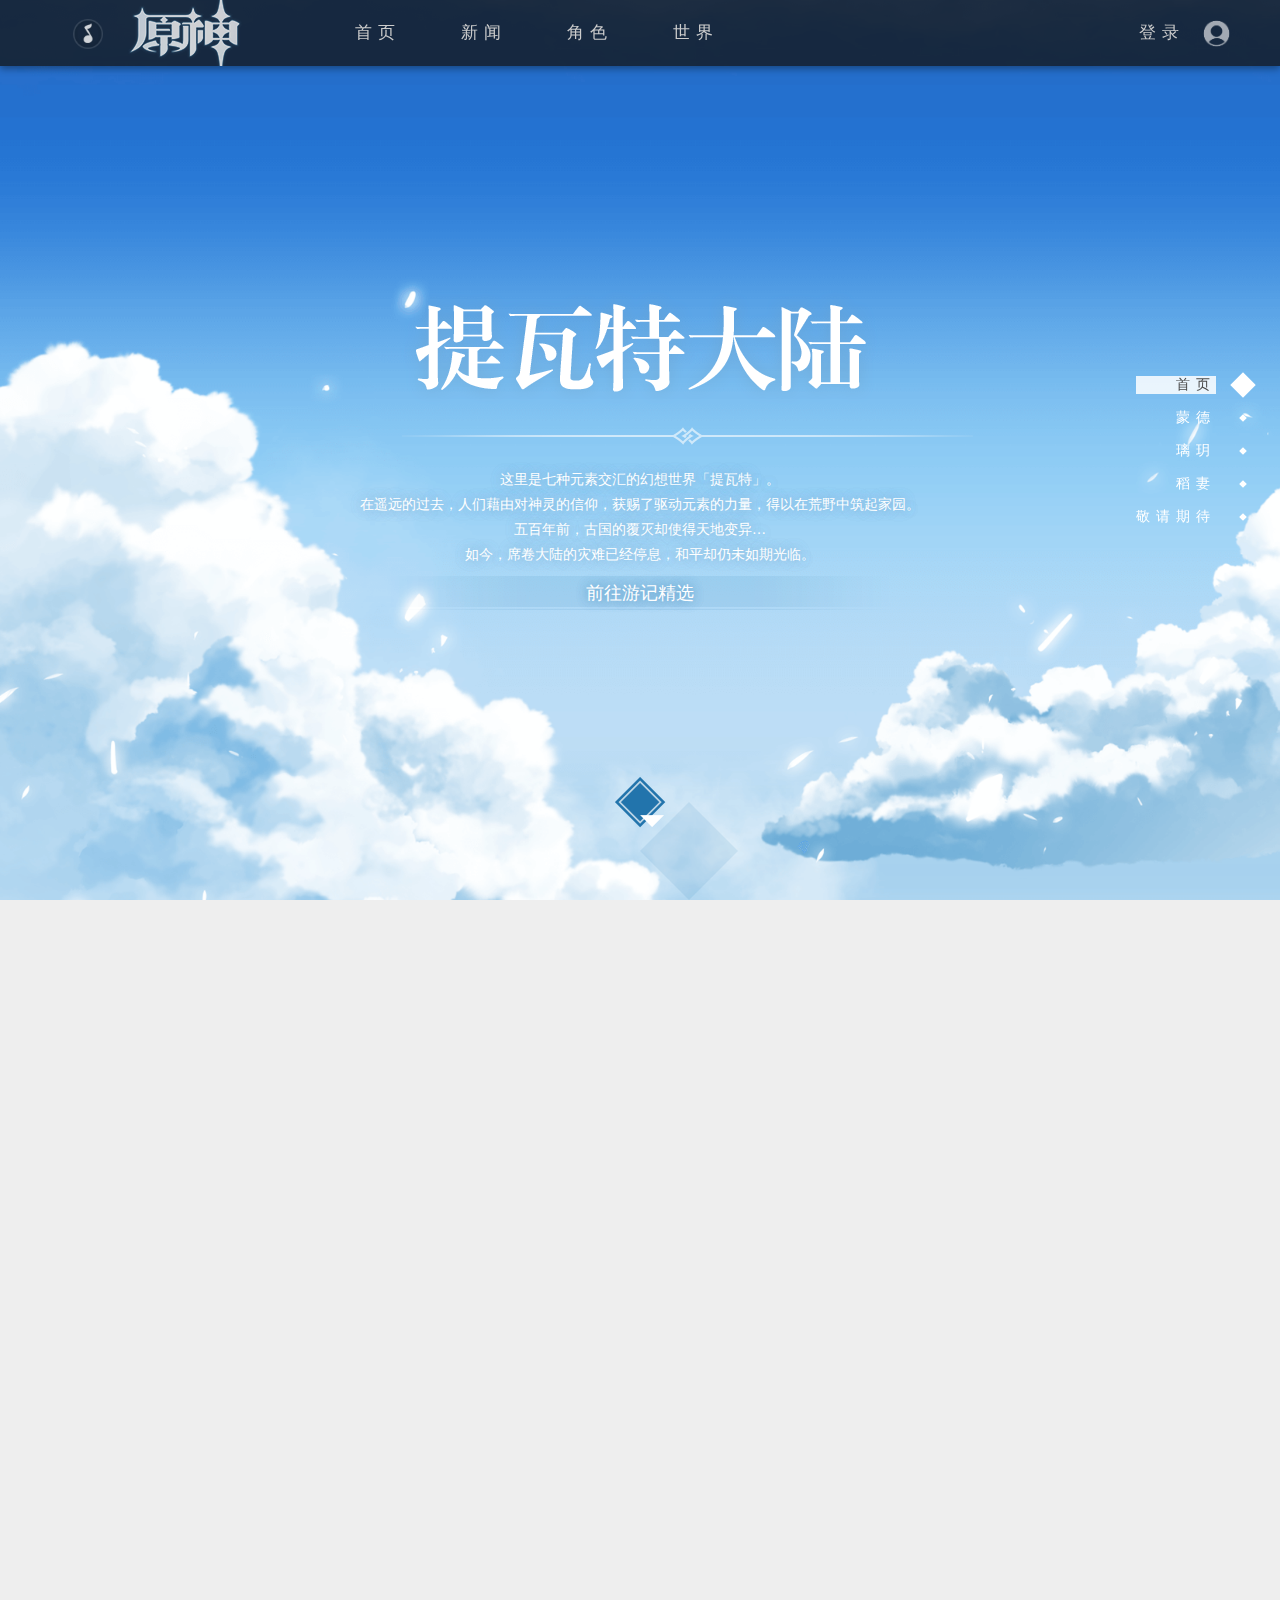
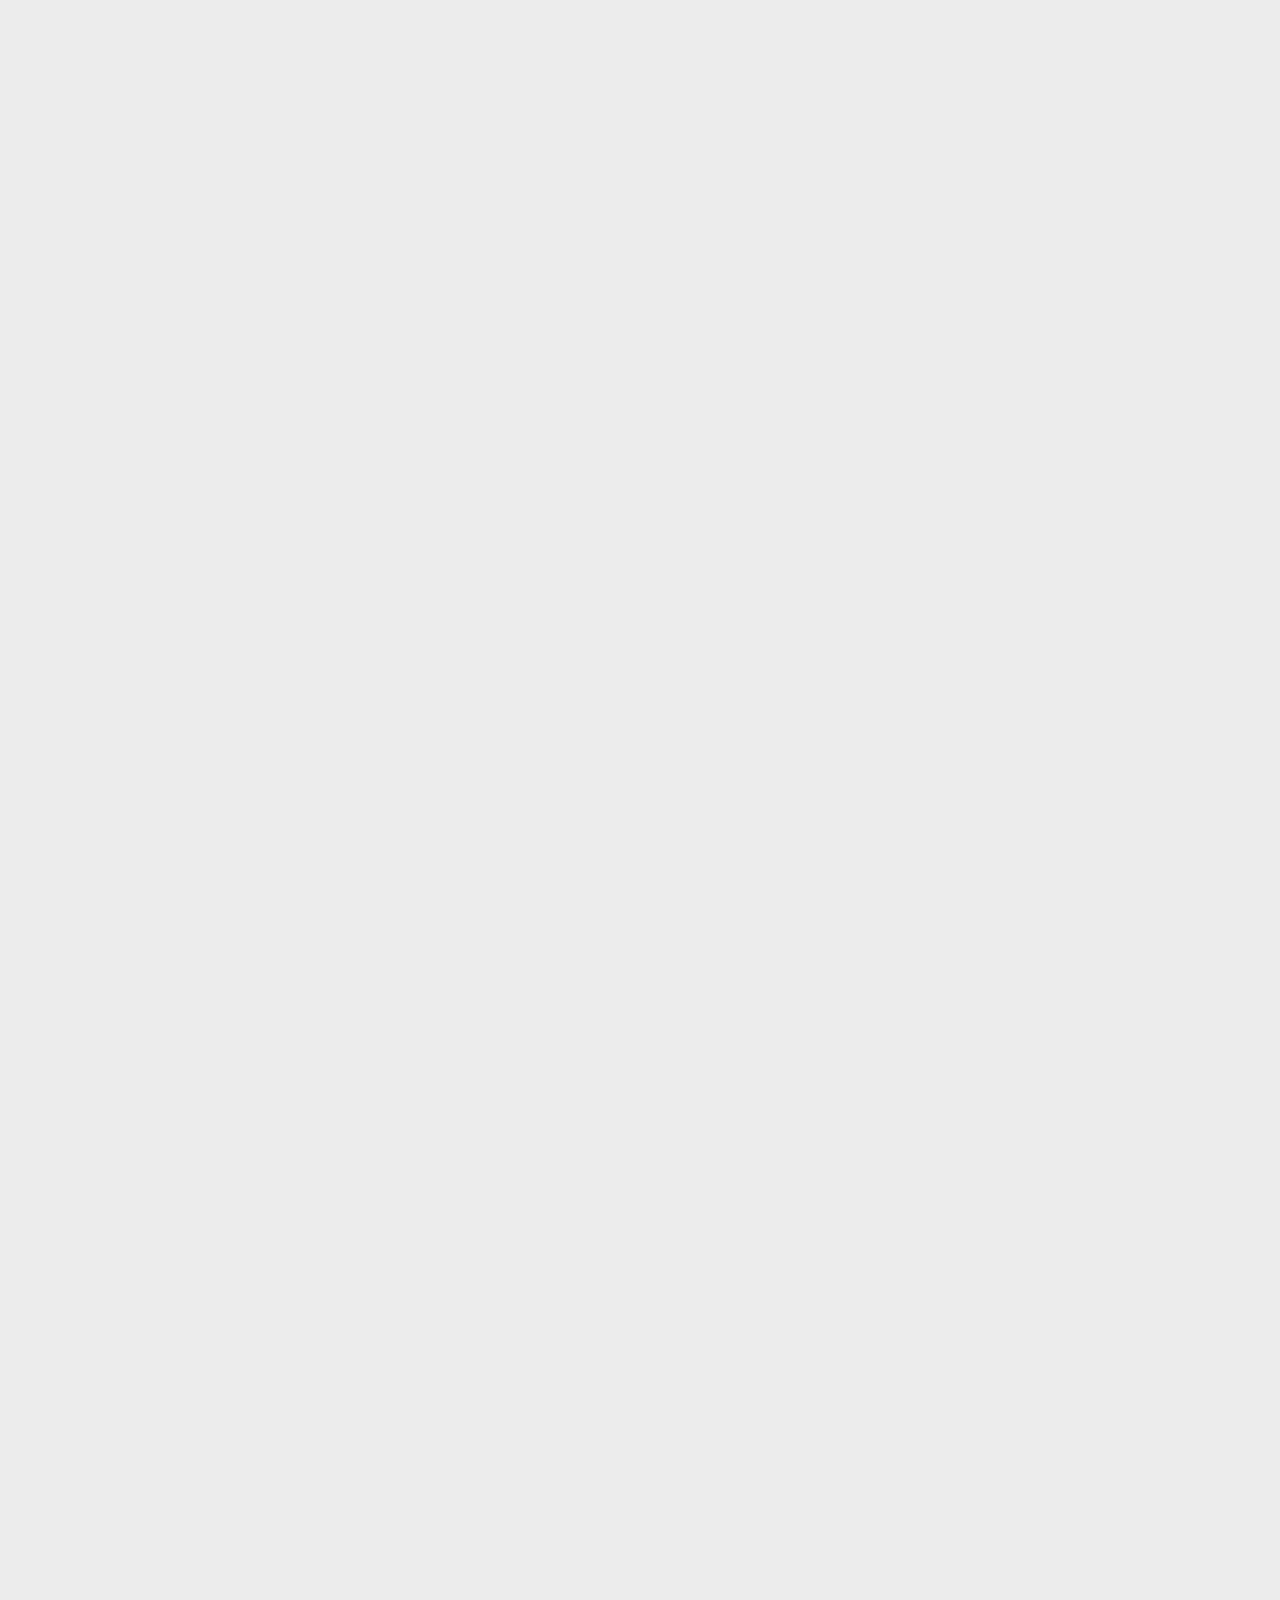
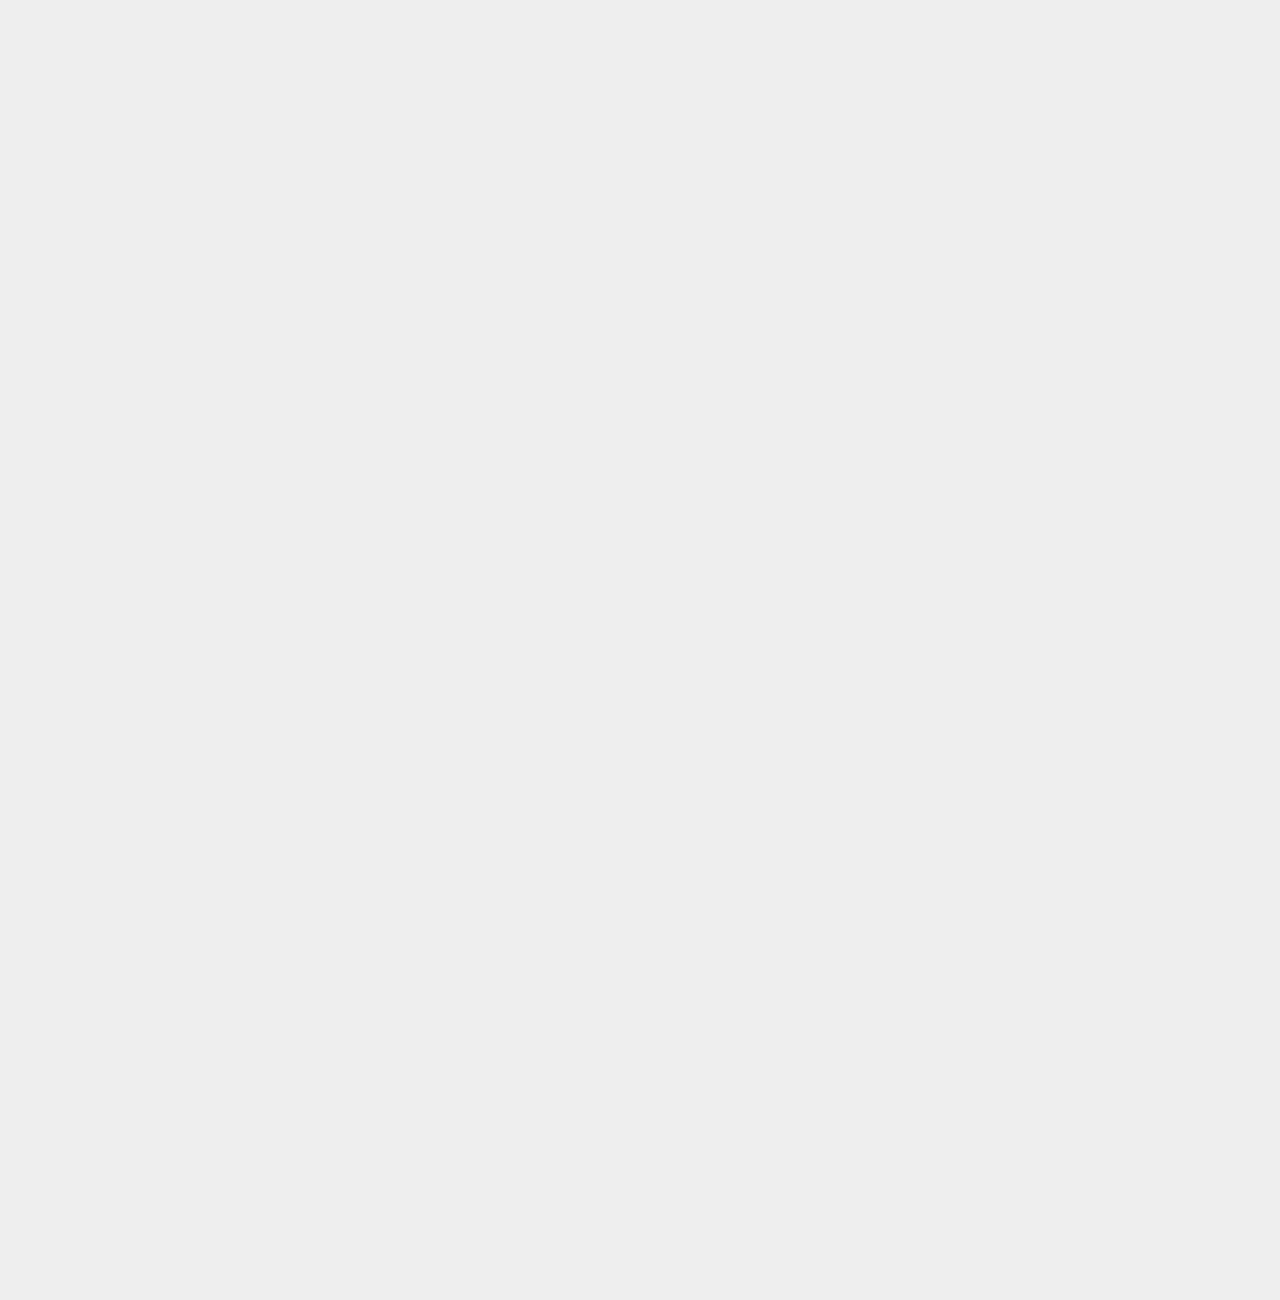
<file: city.html>
<!DOCTYPE html>
<html lang="en">

<head>
    <meta charset="UTF-8">
    <meta name="viewport" content="width=device-width, initial-scale=1.0">
    <meta http-equiv="X-UA-Compatible" content="ie=edge">
    <title>Document</title>
    <link rel="stylesheet" href="css/keyframes.css">
    <link rel="stylesheet" href="css/login.css">
    <link rel="stylesheet" href="css/header,footer.css">
    <link rel="stylesheet" href="css/index.css">
    <link rel="stylesheet" href="css/city.css">
    <link rel="stylesheet" href="css/fullpage.min.css">


    <script src="js/jquery.min.js"></script>

    <script src="js/fullpage.min.js"></script>
    <script>
        $(function () {
            $('#dowebok').fullpage({
                navigation: true

            });
        });
    </script>
</head>

<body>
    <header>
        <div class="mhy-account-flow" style="display: none;">
            <div class="mhy-account-box">
                <div class="mhy-account-login">
                    <img src="images/login.png" class="logo">
                    <img src="images/close.png" class="close-icon">
                    <script>
                        $('.close-icon').click(function () {
                            $('.mhy-account-flow').css('display', 'none')
                        });
                    </script>
                    <div class="tab">
                        <div class="tab_list">
                            <ul>
                                <li class="current">验证码登录</li>
                                <li>密码登录</li>
                            </ul>
                        </div>
                        <div class="tab_con">
                            <div class="item yzm" style="display: block;">
                                <div class="num lobox">
                                    <input type="text" placeholder="手机号注册/登录">
                                </div>
                                <div class="psw lobox">
                                    <input type="text" placeholder="密码">
                                </div>
                                <button class="tab_login_button">登录</button>
                            </div>
    
    
                            <div class="item mm" style="display: none;">
    
                                <div class="number lobox">
                                    <input type="text" placeholder="输入手机号码">
                                    <div class="mm_yzm ">获取验证码</div>
                                </div>
    
                                <div class="yzm lobox">
                                    <input type="text" placeholder="输入验证码">
                                </div>
                                <button class="tab_login_button">登录</button>
                            </div>
    
                        </div>
                    </div>
    
                    <script>
                        $(function () {
                            // 1.点击上部的li，当前li 添加current类，其余兄弟移除类
                            $(".tab_list li").click(function () {
                                // 链式编程操作
                                $(this).addClass("current").siblings().removeClass("current");
                                // 2.点击的同时，得到当前li 的索引号
                                var index = $(this).index();
                                // console.log(index);
                                // 3.让下部里面相应索引号的item显示，其余的item隐藏
                                $(".tab_con .item").eq(index).show().siblings().hide();
                            })
                        })
                    </script>
    
                </div>
            </div>
        </div>

        <a href="./begin.html">
            <div class="logo">
                <div class="music"> <img src="images/music.png" alt=""></div>
            </div>
        </a>
        <ul>
            <li><a href="./index.html">首页</a></li>
            <li><a href="./xw.html">新闻</a></li>
            <li><a href="./begin.html">角色</a></li>
            <li><a href="./city.html">世界</a></li>
        </ul>
        <div class="hd_r"><a href="#" class="denglu">登录</a>
            <script>
                $('.denglu').click(function () {
                    $('.mhy-account-flow').css('display', 'block')
                });
            </script>
            <img src="images/user.png" alt="">
        </div>
    </header>
<script src="js/header.js"></script>






    <div id="dowebok">
        <div class="section section1">
            <div class="home">
                <div class="home_content">
                    <img src="images/city/twt01.png" alt="">
                    <img src="images/city/twt02.png" alt="">
                </div>
                <div class="home_text">
                    <p>这里是七种元素交汇的幻想世界「提瓦特」。</p>
                    <p>在遥远的过去，人们藉由对神灵的信仰，获赐了驱动元素的力量，得以在荒野中筑起家园。</p>
                    <p>五百年前，古国的覆灭却使得天地变异…</p>
                    <p>如今，席卷大陆的灾难已经停息，和平却仍未如期光临。</p>
                </div>
                <p class="home_link">
                    前往游记精选
                </p>

                <div class="home_tip">
                    <img class="home__tran" src="images/city/twt04.png">
                </div>
                <!-- <script>
                    $(".home_tip").click(function(){
                        var h=$(window).scrollTop(); //获取当前滚动条距离顶部的位置
                 $("html,body").animate({ scrollTop: h+($(window).height()) }, 800);//点击按钮向下移动800px，时间为800毫秒
                });
                </script> -->
                <!-- 点击向下滑动页面-- 会有一堆bug目前水平解决不了，放弃 -->
            </div>
        </div>
        <div class="section section2">
            <div class="home">
                <div class="home_content">
                    <img class="city__icon" src="images/city/md01.png" alt="">
                    <h1 class="city__name">蒙德</h1>
                </div>
                <div class="home_text">
                    <p>位于提瓦特大陆东北部的自由城邦。</p>
                    <p>
                        群山和广袤的平原间，自由之风携着蒲公英的气息吹拂过果酒湖，为坐落于湖心岛上的蒙德城送去风神巴巴托斯的祝福与恩泽。</p>
                    <p>五百年前，古国的覆灭却使得天地变异…</p>
                </div>
                <button class="city__detail">
                    <p>查看详情</p>
                </button>
                <script>
                    $('.city__detail').click(function () {
                        $('.detail').css('display', ' block');
                    });
                </script>
            </div>
            <div class="detail">
                <button class="detail__close">

                </button>
                <div class="detail__content">
                    <h1>果酒湖</h1>
                </hr>

                        <p>环绕蒙德城的天然淡水湖泊。
                        宽广的湖面和粼粼的波光历经千百年不变，水澈见底，入口清冽甘甜。正是这样的水源成就了蒙德美酒的盛名，也让果酒湖成为了蒙德的重要标志之一。</p>
                    <img style="" src="images/city/content__detail.jpg" alt="">
                </div>

                <script>
                    $('.detail__close').click(function () {
                        $('.detail').css('display', ' none');
                    });

                </script>

            </div>
        </div>
        <div class="section section3">
            <h3><div class="home">
                <div class="home_content">
                    <img class="city__icon" src="images/city/md01.png" alt="">
                    <h1 class="city__name">璃玥</h1>
                </div>
                <div class="home_text">
                    <p>位于提瓦特大陆东方的富饶港湾。</p>
                    <p>
                        傲然矗立的山麓与石林、广袤的平原与生机勃勃的河滩共同构成了璃月的丰富地貌，在四季分明的气候下焕发出多彩的风华。山石奇景间，又埋藏了多少岩之魔神的古老馈赠等待着人们发掘呢？</p>
                </div>
                <button class="city__detail">
                    <p>查看详情</p>
                </button>
                <!-- <script>
                    $('.city__detail').click(function () {
                        $('.detail').css('display', ' block');
                    });
                </script>
            </div>
            <div class="detail">
                <button class="detail__close">

                </button>
                <div class="detail__content">
                    <h1>果酒湖</h1>
                </hr>

                        <p>环绕蒙德城的天然淡水湖泊。
                        宽广的湖面和粼粼的波光历经千百年不变，水澈见底，入口清冽甘甜。正是这样的水源成就了蒙德美酒的盛名，也让果酒湖成为了蒙德的重要标志之一。</p>
                    <img style="" src="images/city/content__detail.jpg" alt="">
                </div>

                <script>
                    $('.detail__close').click(function () {
                        $('.detail').css('display', ' none');
                    });

                </script> -->

            </div></h3>
        </div>
        <div class="section section4">
            <h3><div class="home">
                <div class="home_content">
                    <img class="city__icon" src="images/city/md01.png" alt="">
                    <h1 class="city__name">稻妻</h1>
                </div>
                <div class="home_text">
                    <p>位于提瓦特大陆远东的封闭群岛。</p>
                    <p>
                        越过无尽的雷暴，踏上红枫与绯樱眷顾的诸岛，在环绕的砂堤、高耸的断崖与幽秘的山林之中，见证御建鸣神主尊大御所大人所追寻的永恒。</p>
                </div>
                <!-- <button class="city__detail">
                    <p>查看详情</p>
                </button>
                <script>
                    $('.city__detail').click(function () {
                        $('.detail').css('display', ' block');
                    });
                </script>
            </div>
            <div class="detail">
                <button class="detail__close">

                </button>
                <div class="detail__content">
                    <h1>果酒湖</h1>
                </hr>

                        <p>环绕蒙德城的天然淡水湖泊。
                        宽广的湖面和粼粼的波光历经千百年不变，水澈见底，入口清冽甘甜。正是这样的水源成就了蒙德美酒的盛名，也让果酒湖成为了蒙德的重要标志之一。</p>
                    <img style="" src="images/city/content__detail.jpg" alt="">
                </div>

                <script>
                    $('.detail__close').click(function () {
                        $('.detail').css('display', ' none');
                    });

                </script> -->

            </div></h3>
        </div>
        <div class="section section5">
           <footer class="footer">
                <ul>
                    <li class="weibo"></li>
                    <li class="weix"></li>
                    <li class="qq"></li>
                    <li class="share">
                        <div class="share_nav">
                            <p>分享至</p>
                            <ul>
                                <li class="share_zone"></li>
                                <li class="share_qq"></li>
                                <li class="share_weibo"></li>
                                <li class="share_bbs"></li>
                            </ul>
                        </div>
                    </li>
                </ul>
        
        
                <div class="foot_article">
                    <div class="foot_mian">
                        <div class="foot_logo">
                            <img style="height: 42px;" src="images/mihoyo.png" alt="">
                            <img style="height: auto; width: 110px;" src="images/genshin.png" alt="">
                        </div>
                        <div class="foot_aside">
        
                            <a href="#">用户协议</a>
                            <a href="#">隐私政策</a>
                            <a href="#">家长监护工程</a>
                            <a href="#">关于我们</a>
                            <a href="#">联系我们</a>
                            <a href="#">加入我们</a>
                            <br />
                            <br />
                            <p> 健康游戏忠告：抵制不良游戏，拒绝盗版游戏。注意自我保护，谨防受骗上当。适度游戏益脑，沉迷游戏伤身。合理安排时间，享受健康生活。</p>
                            <p>沪公网安备31010402001113号 | 增值电信业务经营许可证：沪B2-20190555</p>
                            <p> 沪ICP备19018275号-4 | 沪网文〔2019〕3168-216号 | 国新出审【2019】2978号 </p>
                            <p>互联网违法不良信息举报邮箱: tousu@mihoyo.com 互联网违法不良信息举报电话: 021-34203135 （工作时间：每天10点 - 20点） </p>
                            <p>亲爱的市民朋友，上海警方反诈劝阻电话“962110”系专门针对避免您财产被骗受损而设，请您一旦收到来电，立即接听 </p>
                            <p>© 2020 米哈游版权所有 | 上海米哈游影铁科技有限公司 客服电话：86-021-34203305
                            </p>
                            <br />
                            <img src="images/shiming_1575020038_4113.png" alt="">
                            <img src="images/jubao_1575020039_5071.png" alt="">
                            <img src="images/youhai_1589857356_1416.png" alt="">
                            <img src="images/culture_1575020039_5478.png" alt="">
                            <img src="images/e110_1575020039_7486.png" alt="">
                            <img src="images/zhizhao_1575020039_4362.png" alt="">
        
                        </div>
                    </div>
                </div>
            </footer>
        </div>
    </div>
</body>

</html>
</file>
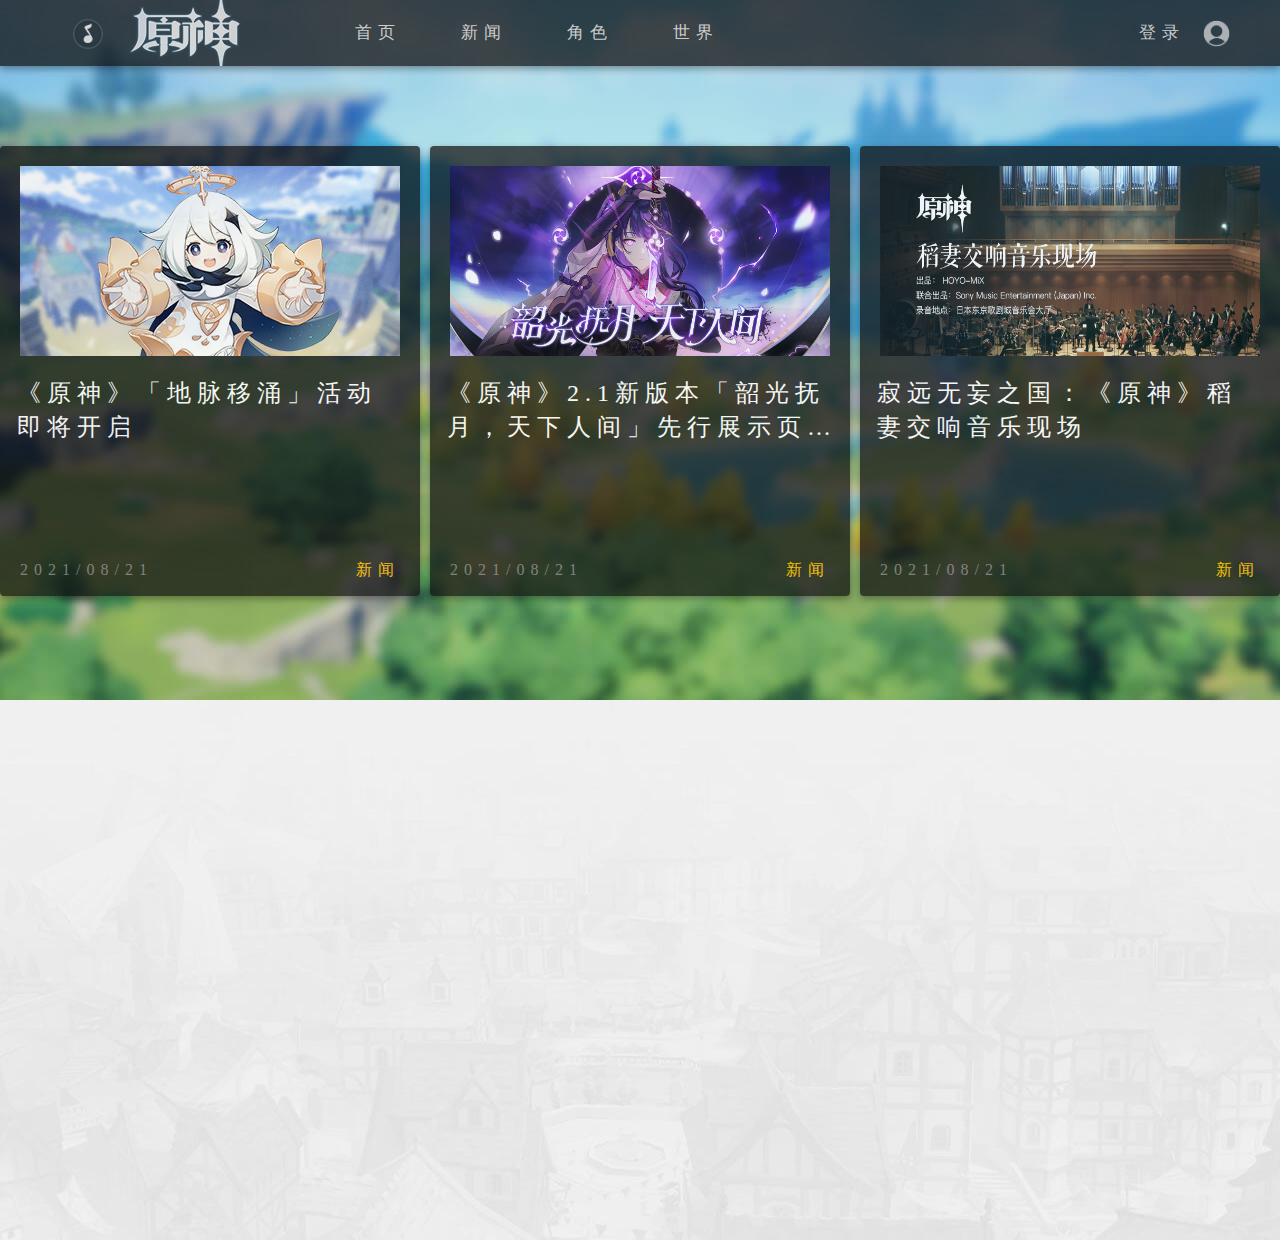
<file: xw.html>
<!DOCTYPE html>
<html lang="en">

<head>
    <meta charset="UTF-8">
    <meta http-equiv="X-UA-Compatible" content="IE=edge">
    <meta name="viewport" content="width=device-width, initial-scale=1.0">
    <title>Document</title>
    <link rel="stylesheet" href="css/index.css">
    <link rel="stylesheet" href="css/news.css">
    <link rel="stylesheet" href="css/header,footer.css">
    <link rel="stylesheet" href="css/login.css">
</head>

<body>
    <script src="js/jquery.min.js"></script>
    <div class="mhy-account-flow" style="display: none;">
        <div class="mhy-account-box">
            <div class="mhy-account-login">
                <img src="images/login.png" class="logo">
                <img src="images/close.png" class="close-icon">
                <script>
                    $('.close-icon').click(function () {
                        $('.mhy-account-flow').css('display', 'none')
                    });
                </script>
                <div class="tab">
                    <div class="tab_list">
                        <ul>
                            <li class="current">验证码登录</li>
                            <li>密码登录</li>
                        </ul>
                    </div>
                    <div class="tab_con">
                        <div class="item yzm" style="display: block;">
                            <div class="num lobox">
                                <input type="text" placeholder="手机号注册/登录">
                            </div>
                            <div class="psw lobox">
                                <input type="text" placeholder="密码">
                            </div>
                            <button class="tab_login_button">登录</button>
                        </div>


                        <div class="item mm" style="display: none;">

                            <div class="number lobox">
                                <input type="text" placeholder="输入手机号码">
                                <div class="mm_yzm ">获取验证码</div>
                            </div>

                            <div class="yzm lobox">
                                <input type="text" placeholder="输入验证码">
                            </div>
                            <button class="tab_login_button">登录</button>
                        </div>

                    </div>
                </div>

                <script>
                    $(function () {
                        // 1.点击上部的li，当前li 添加current类，其余兄弟移除类
                        $(".tab_list li").click(function () {
                            // 链式编程操作
                            $(this).addClass("current").siblings().removeClass("current");
                            // 2.点击的同时，得到当前li 的索引号
                            var index = $(this).index();
                            // console.log(index);
                            // 3.让下部里面相应索引号的item显示，其余的item隐藏
                            $(".tab_con .item").eq(index).show().siblings().hide();
                        })
                    })
                </script>

            </div>
        </div>
    </div>
    <header>

        <a href="./begin.html">
            <div class="logo">
                <div class="music"> <img src="images/music.png" alt=""></div>
            </div>
        </a>
        <ul>
            <li><a href="./index.html">首页</a></li>
            <li><a href="./xw.html">新闻</a></li>
            <li><a href="./begin.html">角色</a></li>
            <li><a href="./city.html">世界</a></li>
        </ul>
        <div class="hd_r"><a href="#" class="denglu">登录</a>
            <script>
                $('.denglu').click(function () {
                    $('.mhy-account-flow').css('display', 'block')
                });
            </script>
            <img src="images/user.png" alt="">
        </div>
    </header>
    <script src="js/header.js"></script>

    <div class="news_index">
        <div class="body">
            <ul>
                <li>
                    <a href="#">
                        <div class="news_pic"><img src="images/xw1.jpg" alt=""></div>
                        <div class="news_tt">《原神》「地脉移涌」活动即将开启</div>
                        <div class="news_meta">
                            <span class="span_l">2021/08/21</span>
                            <span class="span_r">新闻</span>
                        </div>
                    </a>
                </li>
                <li>
                    <a href="#">
                        <div class="news_pic"><img src="images/xw2.jpg" alt=""></div>
                        <div class="news_tt">《原神》2.1新版本「韶光抚月，天下人间」先行展示页现已开启！</div>
                        <div class="news_meta">
                            <span class="span_l">2021/08/21</span>
                            <span class="span_r">新闻</span>
                        </div>
                    </a>
                </li>
                <li>
                    <a href="#">
                        <div class="news_pic"><img src="images/xw3.jpg" alt=""></div>
                        <div class="news_tt">寂远无妄之国：《原神》稻妻交响音乐现场</div>
                        <div class="news_meta">
                            <span class="span_l">2021/08/21</span>
                            <span class="span_r">新闻</span>
                        </div>
                    </a>
                </li>
            </ul>
        </div>
    </div>
</body>

</html>
</file>
<file: css/keyframes.css>
@keyframes move {
                        0% {
                            transform: translateX(0px);
                        }
                        12% {
                            transform: translateX(-640px);
                        }
                        24% {
                            transform: translateX(-640px);
                        }
                        36% {
                            transform: translateX(-1280px);
                        }
                        48% {
                            transform: translateX(-1280px);
                        }
                        60% {
                            transform: translateX(-1920px);
                        }
                        72% {
                            transform: translateX(-1920px);
                        }
                        84% {
                            transform: translateX(-2560px);
                        }
                        96% {
                            transform: translateX(-2560px);
                        }
                        100% {
                            transform: translateX(-2560px);
                        }
                    }
                    
                    @keyframes pp {
                        0% {}
                        100% {
                            transform: translateX(-300px);
                            opacity: 1;
                        }
                    }
                    
                    @keyframes gd1 {
                        0% {}
                        48% {
                            opacity: 1;
                        }
                        80% {
                            opacity: 0;
                            z-index: 0;
                        }
                        100% {
                            opacity: 0;
                            z-index: 0;
                        }
                    }
                    
                    @keyframes gd2 {
                        0% {}
                        10% {
                            transform: translateY(50%) scaleY(1);
                        }
                        12% {
                            transform: translateY(46%);
                        }
                        14% {
                            transform: translateY(50%) scaleY(.8);
                        }
                        16% {
                            transform: translateY(48%);
                        }
                        18% {
                            transform: translateY(50%) scaleY(1);
                        }
                        95% {
                            opacity: 1;
                            z-index: 0;
                        }
                        100% {
                            transform: translateY(-50%);
                            z-index: 0;
                        }
                    }
</file>
<file: css/login.css>
*{
    box-sizing: border-box;

}
.mhy-account-flow {
    position: fixed;
    width: 100%;
    height: 100%;
    top: 0;
    left: 0;
    background-color: rgba(0, 0, 0, .6);
    z-index: 9999;
    line-height: 1.5;
    display: -webkit-box;
    display: -ms-flexbox;
    display: flex;
    -webkit-box-align: center;
    -ms-flex-align: center;
    align-items: center;
    -webkit-box-pack: center;
    -ms-flex-pack: center;
    justify-content: center;
    font-size: 14px;
    font-family: Microsoft YaHei, \5FAE软雅黑, miui, Helvetica, Arial, sans-serif;
}

.mhy-account-box {
    width: 450px;
    margin: 200px auto;
}

.mhy-account-login {
    padding: 30px 40px 50px;
    background-color: #fff;
    padding: 20px 25px;
    border-radius: 4px;
    position: relative;
    margin-top: 58px;
}

.mhy-account-login .logo {
    width: 107px;
    height: 38px;
    position: absolute;
    top: -58px;
    left: 0;
    right: 0;
    margin: auto;
}

.close-icon {
    width: 18px;
    height: 18px;
    margin: 10px;
    cursor: pointer;
    padding: 5px;
    position: absolute;
    top: 5px;
    right: 5px;
    -webkit-box-sizing: content-box;
    box-sizing: content-box;
}

.item {
    display: none;
}

.tab_list {
    height: 47px;
    font-weight: 700;
}

.mhy-account-login .tab_list ul li {
    font-size: 20px;
}

.tab_list .current {
    border-bottom: 3px solid rgb(87, 87, 87);
}

.tab {
    width: 450px;
    height: 467px;
    margin-left: -25px;
    margin-top: 20px;
}

.tab_con {
    width: 370px;
    height: 100%;
    margin: 0 auto;
}

.tab_con input {
    position: relative;
    -webkit-box-flex: 1;
    -ms-flex: 1;
    flex: 1;
    border: none;
    min-width: 0;
    width: 100%;
    color: #3c4044;
    padding: 10px 12px;
    background-color: transparent;
    outline: none;
    line-height: 18px;
    font-size: 14px;
    font-weight: 400;
}

.lobox {
    width: 100%;
    height: 46px;
    border: 1px solid rgba(114, 114, 114, 0.13);
    border-radius: 8px;
    margin-top: 25px;
    font-size: 12px;
    position: relative;
    line-height: 46px;
}

.tab_list {
    position: relative;
    height: 47px;
    margin: 0 auto;
    /* border-bottom: 12px solid  rgba(250, 250, 250, 0.575); */
}

.tab_list li {
    float: left;
    height: 39px;
    width: 225px;
    line-height: 39px;
    text-align: center;
    cursor: pointer;
}

.mm .mm_yzm {
    font-size: 16px;
    width: 120px;
    line-height: 20px;
    text-align: center;
    padding: 13px 0;
    font-size: 12px;
    color: #7f858a;
    cursor: pointer;
    line-height: 1;
}

.mm .mm_yzm::before {
    content: "";
    border-left: 1px solid #f6f6f6;
    float: left;
    height: 100%;
}

.mm .number {
    display: flex;
    position: relative;
    border-radius: 4px;
    border: 1px solid #ebebeb;
}

.tab_login_button{
    width: 100%;
    height: 47px;
    background-color: rgb(59,67,84);
    color: #fff;
    font-size: 24px;
    font-weight: bold;
    border-radius: 12px;
    margin-top: 24px;
    cursor: pointer;
}
</file>
<file: css/header,footer.css>
li {
    list-style: none;
}

header {
    position: absolute;
    top: 0;
    left: 0;
    width: 100%;
    height: 66px;
    background-color: rgba(17, 17, 17, 0.75);
    box-shadow: 0px 3px 7px 0px rgba(0, 0, 0, 0.35);
    z-index: 1000;
}

/* 浮动 */

.fixed {
    position: fixed;
    top: 0;
    height: 70px;
    z-index: 1000;
}

/* 浮动 */

header .logo {
    position: relative;
    float: left;
    margin-left: 8px;
    margin-right: 0px;
    width: 317px;
    height: 100%;
    line-height: 66px;
    background: transparent url(../images/f78aabc.png) no-repeat 0 0;
    cursor: pointer;
}

header>ul li {
    float: left;
    margin: 0 30px !important;
}

header ul li a {
    height: 66px;
    line-height: 66px;
    font-size: 17px;
    color: #ccc;
    text-align: center;
    /* cursor: pointer; */
}

header ul li a:hover {
    text-shadow: 0 0 10px #69e0ff, 0 0 20px #69e0ff, 0 0 40px #69e0ff;
    color: #fff;
    border-top: 4px solid #69e0ff;
}

header .hd_r {
    display: flex;
    height: 66px;
    line-height: 66px;
    float: right;
    align-items: center;
    padding: 0 10px;
    height: 66px;
    color: #ccc;
    margin-right: 40px;
}

header .hd_r img {
    margin-left: 18px;
    width: 27px;
    height: 27px;
    opacity: 0.6;
}

header .hd_r a {
    height: 66px;
    line-height: 66px;
    font-size: 17px;
    color: #ccc;
    text-align: center;
    cursor: pointer;
}
.music {
    position: absolute;
    z-index: 6;
    top: 0px;
    left: 65px;
}

.music img {
    width: 30px;
}


/* foot */

.footer {
    position: relative;
    z-index: 998;
    width: 100%;
    min-width: 1280px;
    min-height: 360px;
    padding-bottom: 35px;
    background-color: #111;
    margin: 0 auto;
}

.footer ul {
    display: flex;
    z-index: 2;
    list-style-type: none;
    width: 100%;
    height: 52px;
    line-height: 52px;
    justify-content: center;
    align-items: center;
    margin: 0 auto;
}

.footer .weibo {
    background: url(../images/weibo.png);
    background-size: 32px 32px;
}

.footer .weix {
    background: url(../images/weix.png);
    background-size: 32px 32px;
}

.footer .qq {
    background: url(../images/qq.png);
    background-size: 32px 32px;
}

.footer .share {
    background: url(../images/share.png);
    background-size: 32px 32px;
}

.footer ul li {
    position: relative;
    float: left;
    width: 32px;
    height: 32px;
    line-height: 32px;
    margin-right: 34px;
    opacity: 0.4;
    cursor: pointer;
    background-size: cover;
}

.footer ul li:hover {
    opacity: 1;
}

.share:hover .share_nav {
    display: block;
}

.share_nav {
    display: none;
    position: absolute;
    right: -6px;
    bottom: 0;
    width: 304px;
    height: 120px;
    border-radius: 6px;
    background: #3d3d3d;
    text-align: center;
    transform: translateY(128px);
    transform-origin: top;
}

.share_nav ul::after {
    content: '';
    position: absolute;
    right: 12px;
    top: -12px;
    width: 0;
    height: 0;
    border-bottom: 12px solid #3d3d3d;
    border-left: 12px solid transparent;
    border-right: 12px solid transparent;
}

.share_nav ul li {
    margin-right: 20px;
    width: 44px;
    height: 44px;
    background: transparent url(../images/1c0b421.png) no-repeat 0 0;
    background-position-x: 0px;
    background-position-y: 0px;
}

.share:hover.share_nav {
    width: 400px;
    height: 200px;
}

.share_nav p {
    color: #fff;
}

.share_nav .share_zone {
    background-position: -74px -74px;
}

.share_nav .share_qq {
    background-position: -74px -10px;
}

.share_nav .share_weibo {
    background-position: -138px -138px
}

.share_nav .share_bbs {
    background-position: -10px -138px;
    margin-right: 0;
}

.foot_article {
    width: 100%;
    height: 319px;
    margin-top: 30px;
    margin-bottom: 20px;
    align-items: center;
}

.foot_article .foot_mian {
    width: 1280px;
    height: 269px;
    margin: 0 auto;
}

.foot_article .foot_logo {
    margin-top: 142px;
    float: left;
}

.foot_article .foot_logo img:nth-of-type(1) {
    margin-right: 62px;
}

.foot_aside {
    float: left;
    margin-left: 82px;
    margin-top: 60px;
}

.foot_aside a {
    color: #fff;
    opacity: 1;
    letter-spacing: 0;
    margin-right: 8px;
}

.foot_aside a::after {
    content: '|';
    color: #fff;
    margin-left: 12px;
}

.foot_aside p {
    color: rgba(170, 170, 170);
    margin: 6px 0px;
}
</file>
<file: css/city.css>
button {
    border: none;
    background: transparent;
}

/* 主要内容 */

#dowebok {
    width: 100%;
    object-fit: fill;
}

#dowebok .section {}

#dowebok .section1 .home {
    display: flex;
    flex-direction: column;
    align-items: center;
    width: 100%;
    height: 100vh;
    background-size: cover !important;
    background-position: center;
    background-repeat: no-repeat;
    overflow: hidden;
    color: #fff;
    line-height: 28px;
    position: relative;
    justify-content: center;
    background-image: url(../images/city/twt_bg.png);
}

#dowebok .section1 .home_content {
    display: flex;
    flex-direction: column;
    align-items: center;
}

.section1 .home_content img {
    margin: 0 auto 2.4vh;
}

.section1 .home_content:nth-child(1) {
    width: 41.8vh;
}

.section1 .home_content:nth-child(1) {
    width: 52.9vh;
}

.section .home_text {
    width: 800px;
    text-align: center;
    font-size: 16px;
    text-shadow: 0 0 12px rgba(110, 159, 193, 0.36), 0 0 12px rgba(110, 159, 193, 0.36);
    line-height: 1.8;
}

.section1 .home_link {
    width: 500px;
    height: 34px;
    background: url(../images/city/twt03.png) center no-repeat;
    background-size: auto;
    background-size: cover;
    margin-top: 1vh;
    text-align: center;
    line-height: 34px;
    font-size: 18px;
    color: #fff;
    text-shadow: 0 0 12px rgba(47, 125, 178, 0.45), 0 0 12px rgba(47, 125, 178, 0.45);
    cursor: pointer;
    user-select: none;
}

@keyframes wave {
    0% {
        transform: translate(-50%, -50%) scale(0.5);
        opacity: 1;
    }
    80% {
        transform: translate(-50%, -50%) scale(0.9);
        opacity: 0.6;
    }
    100% {
        transform: translate(-50%, -50%) scale(1);
        opacity: 0;
    }
}

.home_tip::before {
    content: '';
    position: absolute;
    top: 50%;
    left: 50%;
    width: 98px;
    height: 98px;
    background: url(../images/city/twt05.png) center no-repeat;
    background-size: auto;
    background-size: cover;
    transform-origin: center;
    -webkit-animation: wave 1s linear infinite;
    animation: wave 1s linear infinite;
}

.home .home_tip {
    position: absolute;
    bottom: 8vh;
    left: 50%;
    width: 52px;
    height: 52px;
    transform: translateX(-50%);
    background: url(../images/city/twt06.png) center no-repeat;
    background-size: auto;
    background-size: cover;
    cursor: pointer;
}

.home .home__tran {
    position: absolute;
    bottom: 0;
    left: 50%;
    width: 25px;
    height: 13px;
    -webkit-animation: updown 2s ease-in-out infinite;
    animation: updown 2s ease-in-out infinite;
}

@keyframes updown {
    0%, 100% {
        transform: translate(-50%, -100%);
    }
    50% {
        transform: translate(-50%, -50%);
    }
}

#dowebok .section .home {
    display: flex;
    flex-direction: column;
    align-items: center;
    width: 100%;
    height: 100vh;
    background-size: cover !important;
    background-position: center;
    background-repeat: no-repeat;
    overflow: hidden;
    color: #fff;
    line-height: 28px;
    position: relative;
    justify-content: center;

}
#dowebok .section2 .home{
    background-image: url(../images/city/md_bg.png);
}
#dowebok .section3 .home{
    background-image: url(../images/city/ly_bg.png);
}
#dowebok .section4 .home{
    background-image: url(../images/city/dq_bg.png);
}

.section .home .city__name::before, .section .home .city__name::after {
    content: '';
    position: absolute;
    top: 50%;
    width: 35.6vh;
    height: 1.3vh;
}

.section .home.city__name::before {
    left: 0;
    transform: translate(calc(-100% - 3.5vh), -50%);
    background: url(../images/city/md02.png) center no-repeat;
    background-size: auto;
    background-size: cover;
}

.section .home .city__name::after {
    right: 0;
    transform: translate(calc(100% + 3.5vh), -50%) rotateY(180deg);
    background: url(../images/city/md02.png) center no-repeat;
    background-size: auto;
    background-size: cover;
}

#dowebok .section .home .city__icon {
    width: 12vh;
}

.section .home .city__name {
    position: relative;
    font-weight: 400;
    font-size: 4.6vh;
    line-height: 9vh;
    text-align: center;
}

/* tongy */

.city__detail::after {
    content: '';
    position: absolute;
    top: 28px;
    left: 50%;
    width: 98px;
    height: 98px;
    background: url(../images/city/tongy_02.png) center no-repeat;
    background-size: auto;
    background-size: cover;
    transform-origin: center;
    -webkit-animation: wave 1s linear infinite;
    animation: wave 1s linear infinite;
}

.city__detail::before {
    z-index: 2;
    display: block;
    content: '';
    width: 54px;
    height: 54px;
    transform-origin: center;
    background: url(../images/city/tongy_.png) center no-repeat;
    background-size: auto;
    background-size: 100% auto;
}

.city__detail {
    position: relative;
    display: flex;
    flex-direction: column;
    align-items: center;
    justify-content: space-between;
    height: 90px;
    margin-top: 9vh;
    color: #fff;
    font-size: 16px;
    cursor: pointer;
}

.detail {
    position: fixed;
    z-index: 10;
    top: 984px;
    height: 900px;
    bottom: 0;
    left: 0;
    right: 0;
    background: rgba(18, 18, 18, 0.75);
    border: 1px solid #030000;
    padding-top: 106px;
    display: none;
}
.detail .detail__content{
    margin: -20px auto;
    background-color: rgba(161, 161, 161, 0.959);
}
.detail p{
    color: #fff;
}

.detail__content {
    position: relative;
    width: 720px;
    height: 100%;
    margin: 0 auto;
    color: #fff;
}
.detail__content h1{
    width: 160px;
    padding: 8px 20px;
    border-bottom: 2px solid rgb(255, 188, 43);
    font-size: 40px;
    font-weight: 200;
}
.detail__content p{
    border-top: 2px solid #fff;
    letter-spacing: .2em;
    text-indent: 2em;
}

.detail__close {
    cursor: pointer;
    position: absolute;
    top: 10%;
    right: 20%;
    width: 60px;
    height: 60px;
    background: rgba(128, 128, 128, 0.1) url(../images/city/tongy_04.png) center no-repeat;
    background-size: auto;
    background-size: 20px;
}
</file>
<file: css/news.css>
.news_index {
    position: relative;
    width: 100%;
    background: #f0f0f0;
    background-position-y: 0%;
    overflow: hidden;
}

.news_index::after {
    display: block;
    content: '';
    position: absolute;
    bottom: 0;
    left: 0;
    width: 100%;
    height: 540px;
    background: #f0f0f0 url(../images/bg3.jpg) no-repeat center;
    background-size: auto;
    background-size: cover;
}

.news_index::before {
    display: block;
    content: '';
    position: absolute;
    top: 0;
    left: 0;
    width: 100%;
    height: 700px;
    background: #f0f0f0 url(../images/bg2.jpg) no-repeat center;
    background-size: auto;
    background-size: cover;
}

.body {
    position: relative;
    z-index: 2;
    width: 1280px;
    left: 50%;
    margin-left: -640px;
    min-height: 1240px;
    padding-bottom: 208px;
}

.body ul {
    display: flex;
    justify-content: space-between;
    padding-top: 146px;
    width: 100%;
    height: 700px;
    list-style-type: none;
}

.body ul li {
    position: relative;
    width: 420px;
    height: 450px;
    background-color: rgba(18, 18, 18, 0.8);
    box-shadow: 0px 3px 7px 0px rgba(0, 0, 0, 0.35);
    border-radius: 4px;
    opacity: 0.9;
}

.body ul li a img {
    width: 100%;
    height: 100%;
}

.body ul li a {
    position: relative;
    z-index: 1;
    display: inline-block;
    width: 100%;
    height: 100%;
    font-size: 24px;
    color: #393b40;
    text-decoration: none;
    overflow: hidden;
}

.body ul li a .news_pic {
    width: 380px;
    height: 190px;
    margin: 20px auto;
    overflow: hidden;
}

.body ul li a .news_pic img {
    transition: all 0.5s 0s ease;
}

.body ul li a .news_pic img:hover {
    opacity: 1;
    transform: scale(1.2);
}

.body ul li a .news_tt {
    font-size: 24px;
    font-weight: normal;
    font-stretch: normal;
    line-height: 34px;
    color: #fefefe;
    padding: 0 17px;
    display: -webkit-box;
    -webkit-line-clamp: 2;
    overflow: hidden;
    text-overflow: ellipsis;
    -webkit-box-orient: vertical;
    white-space: normal;
    max-height: 70px;
    margin: 10px 0;
}

.body ul li a .news_meta {
    display: flex;
    justify-content: space-between;
    position: absolute;
    left: 0;
    bottom: 15px;
    width: 100%;
    padding: 0 20px;
    box-sizing: border-box;
}

.body ul li a .news_meta span {
    font-size: 16px;
    line-height: 22px;
}

.body ul li a .news_meta .span_l {
    display: inline-block;
    color: #808080;
}

.body ul li a .news_meta .span_r {
    color: #ffc000;
}
</file>
<file: css/index.css>
/* swiper */
html,
    body {
      position: relative;
      height: 100%;
    }

    body {
      background: #eee;
      font-family: Helvetica Neue, Helvetica, Arial, sans-serif;
      font-size: 14px;
      color: #000;
      margin: 0;
      padding: 0;
    }

    .swiper-container {
      width: 100%;
      height: 100%;
    }

    .swiper-slide {
      text-align: center;
      font-size: 18px;
      background: #fff;

      /* Center slide text vertically */
      display: -webkit-box;
      display: -ms-flexbox;
      display: -webkit-flex;
      display: flex;
      -webkit-box-pack: center;
      -ms-flex-pack: center;
      -webkit-justify-content: center;
      justify-content: center;
      -webkit-box-align: center;
      -ms-flex-align: center;
      -webkit-align-items: center;
      align-items: center;
    }

    .swiper-pagination-bullet {
      width: 20px;
      height: 20px;
      text-align: center;
      line-height: 20px;
      font-size: 12px;
      color: #000;
      opacity: 1;
      background: rgba(0, 0, 0, 0.2);
    }

    .swiper-pagination-bullet-active {
      color: #fff;
      background: #49494942;
    }

    .news {
    display: flex;
    flex-direction: column;
    width: 100%;
    height: 910px;
    background: url(../images/main1.jpg) no-repeat center/cover;
    color: #fff;
}

.news h3 {
    position: relative;
    margin: 183px auto 60px;
    font-size: 50px;
    font-weight: 400;
    text-align: center;
}

.news h3::after {
    right: 0;
    transform: translate(calc(100% + 32px), -50%) rotateY(180deg);
}

.news h3::before {
    left: 0;
    transform: translate(calc(-100% - 32px), -50%);
}

.news h3::before, .news h3::after {
    content: '';
    position: absolute;
    top: 50%;
    width: 385px;
    height: 14px;
    background: url(../images/title_be.png) no-repeat right center/cover;
}

.news .news_main {
    width: 1280px;
    height: 400px;
    margin: 0 auto;
}

.lunbo {
    float: left;
    width: 640px;
    height: 400px;
}

/* .lunbo .lunbo_box {
    margin-left: 152px;
    width: 3200px;
    height: 400px;
} */

/* .lunbo .lunbo_box ul li {
    width: 640px;
    height: 400px;
    animation: linear move 12s infinite backwards;
} */

.swiper-slide>img {
    width: 640px;
}

.news .news_content {
    position: relative;
    float: left;
    height: 400px;
    width: 640px;
    margin: 0;
    background: rgba(38, 18, 12, 0.62);
}

.news_content .news_nav {
    display: flex;
    align-items: flex-start;
    width: 592px;
    margin: 35px auto 0;
    border-bottom: 3px solid rgba(255, 255, 255, 0.1);
}

.news_content .news_nav .current:after {
    position: absolute;
    left: 0;
    bottom: -3px;
    display: block;
    content: '';
    width: 100%;
    height: 3px;
    background: #ffd49f;
}

.news_content .news_nav ul li {
    float: left;
    position: relative;
    padding: 0 19px 12px;
    font-size: 18px;
    text-align: center;
    cursor: pointer;
}

.news_content .news_nav ul li a {
    font-size: 18px;
    color: #fff;
}

.news_content .news_list {
    width: 592px;
    margin: 0 auto;
    height: 260px;
    overflow: hidden;
}

.news_content .news_list a {
    position: relative;
    display: flex;
    align-items: center;
    width: 100%;
    height: 50px;
    border-bottom: 2px solid rgba(255, 255, 255, 0.08);
    box-sizing: content-box;
    font-size: 16px;
    color: #fff;
    letter-spacing: 0;
}

.news_content .news_list a:hover {
    background-color: rgba(255, 255, 255, 0.075);
}

.news_content .news_list a p {
    width: 480px;
    height: 20px;
    line-height: 20px;
    padding-left: 11px;
    overflow: hidden;
    text-overflow: ellipsis;
    white-space: nowrap;
}

.news_content .news_list a p:nth-of-type(2) {
    position: absolute;
    top: 0;
    right: 11px;
    color: rgba(255, 255, 255, 0.35);
    font-size: 14px;
    height: 50px;
    width: 100px;
    line-height: 50px;}


/* swiper    end */

* {
    margin: 0;
    padding: 0;
    font-family: 'Microsoft YaHei', 微软雅黑, 'MicrosoftJhengHei', 华文细黑, STHeiti, MingLiu;
    font-size: 14px;
    word-spacing: 1px;
    -webkit-text-size-adjust: 100%;
    box-sizing: border-box;
}

a {
    text-decoration: none;
    word-spacing: 1px;
    letter-spacing: 6px;
}

li {
    list-style: none;
}

img {
    vertical-align: middle;
}

.gd {
    position: absolute;
    z-index: 99;
    width: 100%;
    height: 1280px;
    background-color: rgb(36, 36, 36);
    opacity: 1;
    animation: linear gd1 2s forwards;
}

.gd_ball {
    position: absolute;
    left: 50%;
    margin-left: -150px;
    z-index: 999;
    width: 300px;
    height: 300px;
    border-radius: 150px;
    background-color: rgb(0, 0, 0);
    background-image: url(../images/genshin.png);
    background-repeat: no-repeat;
    background-position: center;
    opacity: 0;
    animation: linear gd2 2s forwards;
}






.fd_box {
    position: fixed;
    z-index: 999;
    right: -178px;
    top: 50%;
    transform: translate(0, -50%);
    transition: all 0.5s ease-out;
    opacity: .8;
}

.fd_box:hover {
    right: 0;
}

.fd {
    content: '';
    display: block;
    background: url(../images/index.png) no-repeat center/cover;
    background-size: 16px;
    width: 12px;
    height: 18px;
    transform: rotate(-180deg);
    transition: transform 0.5s ease;
    position: absolute;
    left: -30px;
    top: 10px;
    display: flex;
    align-items: center;
    justify-content: center;
    width: 30px;
    height: 52px;
    /* background: #333; */
    border: 0;
    border-bottom-left-radius: 4px;
    border-top-left-radius: 4px;
}



/* mian */

.bg_warp {
    opacity: 1;
    width: 100%;
    height: 747px;
}

.bg_warp video {
    position: absolute;
    top: -120px;
}

.bg_warp .video_c {
    position: absolute;
    top: 54%;
    left: 50%;
    margin-left: -178px;
    width: 356px;
    height: 76px;
    cursor: pointer;
    background: url(../images/begin1.png) no-repeat center center;
}

.bg_warp .video_c .video_change {
    position: absolute;
    left: 50%;
    top: 50%;
    margin-left: -18px;
    margin-top: -18px;
    width: 36px;
    height: 36px;
    border-radius: 18px;
    background-color: #fff;
    overflow: hidden;
    transition: all .4s;
}

.bg_warp .video_c .video_change:hover {
    background-color: transparent;
}

.bg_warp .video_c .video_change::before {
    content: '';
    display: block;
    position: absolute;
    left: 50%;
    top: 50%;
    z-index: 1;
    width: 28px;
    height: 28px;
    transform: translate(-50%, -50%);
    background: url(../images/begin2.png);
}

.bg_warp .video_c .video_change:hover::before {
    background: url(../images/begin2.png);
    background-position-x: 100%;
    background-position-y: 100%;
}

.bg_warp .age {
    position: absolute;
    bottom: 0;
    left: 20px;
}

.bg_warp .age img {
    width: 100px;
    height: 130px;
}

.bg_warp .box-download {
    position: absolute;
    top: 69%;
    left: 33%;
    display: flex;
    justify-content: space-between;
    margin: 0 auto;
    width: 540px;
    height: 125px;
    /* background-color: #69e0ff; */
    align-items: center;
    margin-bottom: 20px;
}

.bg_warp .box-download img {
    cursor: pointer;
}

.bg_warp .box-download img:hover {
    opacity: .8;
}

.bg_warp .box-download .ewm {
    position: relative;
    float: left;
}

.bg_warp .box-download .ewm .paimon img {
    position: absolute;
    width: 30px;
    left: 50%;
    margin-left: -15px;
    margin-top: -15px;
    top: 50%;
}

.bg_warp .box-download .ewm img {
    width: 102px;
}

.down_pc {
    float: left;
}

.down_pc img {
    float: left;
    width: 160px;
    height: 52px;
}

/* .down_pc img:nth-of-type(5) {
    width: 111px;
    height: 111px;
} */

.city ul li {
    position: relative;
    width: 100%;
    height: 260px;
    background: center no-repeat;
    background-size: auto;
    background-size: 100% auto;
    cursor: pointer;
    overflow: hidden;
}

.city ul li::before {
    position: absolute;
    z-index: 2;
    top: 0;
    left: 0;
    display: block;
    content: '';
    width: 100%;
    height: 100%;
    background: rgba(0, 0, 0, 0.4);
}

.city ul li:hover::before {
    background: rgba(0, 0, 0, 0.2);
}

.city ul li .city_bg {
    position: absolute;
    top: 0;
    left: 0;
    display: block;
    width: 100%;
    height: 100%;
    background: center no-repeat;
    background-image: none;
    transition: transform 0.4s 0s ease-out;
}

.city ul li .city_bg:hover {
    transform: scale(1.05);
}

/* .city ul li a {
    display: inline-block;
    position: relative;
    z-index: 3;
    font-size: 36px;
    color: #fff;
    line-height: 260px;
    width: 100%;
    height: 260px;
    background: url(../images/md_mide.png) center no-repeat;
    background-size: 132px;
    text-align: center;
    text-shadow: 0 2px 6px rgba(0, 0, 0, 0.2);
    margin: 0 !important;
    overflow: hidden;
} */

.city ul li a p {
    display: inline-block;
    position: relative;
    z-index: 3;
    font-size: 36px;
    color: #fff;
    line-height: 260px;
    width: 100%;
    height: 260px;
    background: url(../images/md_mide.png) center no-repeat;
    background-size: 132px;
    text-align: center;
    text-shadow: 0 2px 6px rgba(0, 0, 0, 0.2);
    margin: 0 !important;
    overflow: hidden;
}

.city ul li a p::after {
    position: absolute;
    bottom: 91px;
    left: 50%;
    transform: translateX(-50%);
    display: block;
    content: '';
    width: 210px;
    height: 10px;
    background: url(../images/md2.png) center no-repeat;
    background-size: 210px 10px;
    opacity: 0;
}

.city ul li a:hover p::after {
    opacity: 1;
}

.city ul li:hover .city_pp {
    opacity: 1;
    animation: pp .8s forwards;
}

.city .city_pp {
    position: absolute;
    z-index: 2;
    top: 0;
    left: 300px;
    display: block;
    content: '';
    width: 100%;
    height: 100%;
    background-repeat: no-repeat;
    background-position: calc(50% + 360px) 50%;
    background-size: 960px 260px;
    opacity: 0;
    transition: all 0.2s 0s ease-in;
    border: #fff solid 6px;
    border-left: 0;
    box-sizing: border-box;
}
</file>
